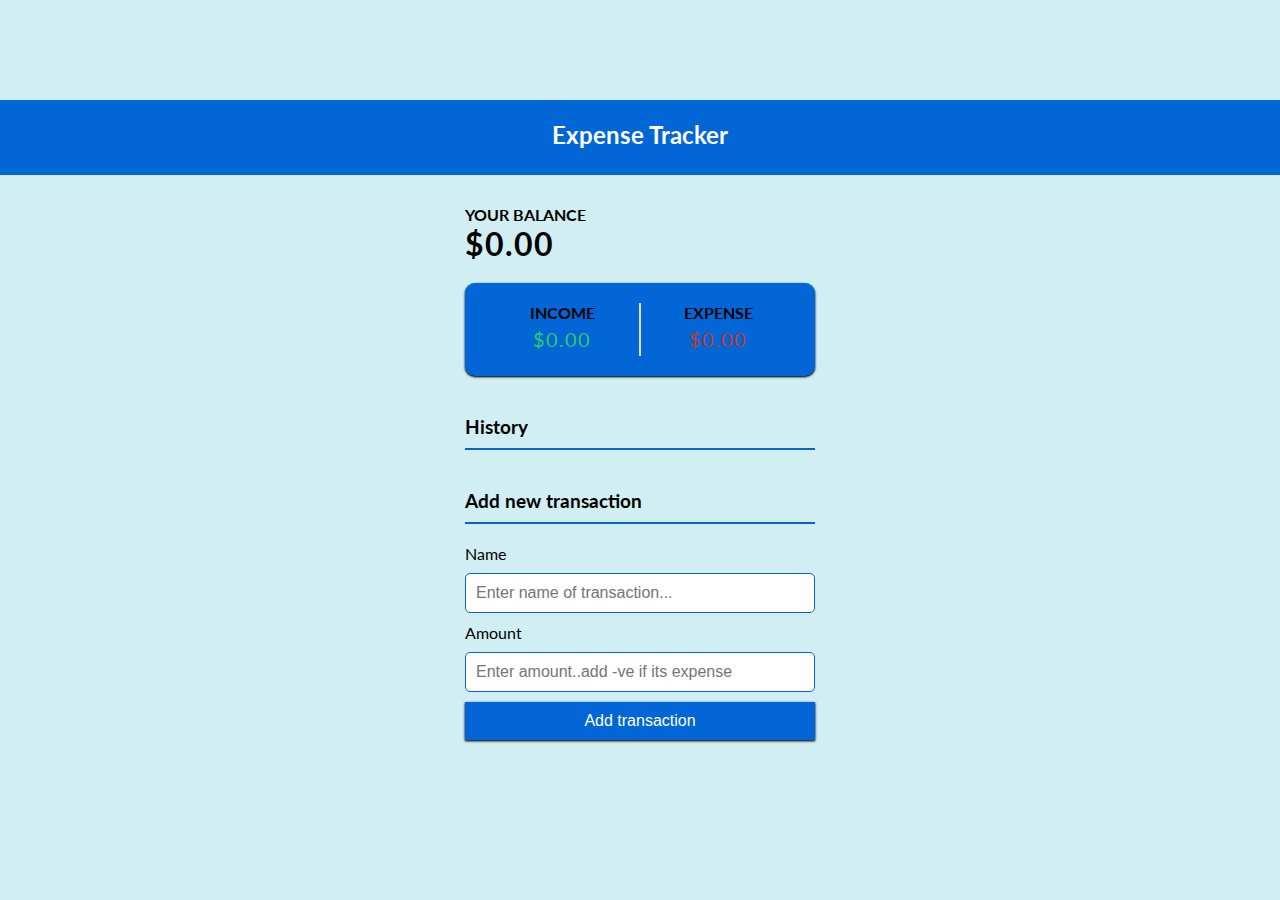
<file: expensetracker.html>
<!doctype html>
<html lang="en">

<head>
    <meta charset="utf-8">
    <meta name="viewport" content="width=device-width, initial-scale=1">

    <link rel="stylesheet" href="expensetracker.css">

</head>

<body>
    <header>
        <h2>Expense Tracker</h2>
    </header>
    
    <div class="container">
        <h4>Your Balance</h4>
        <h1 id="balance">₹0.00</h1>
    
        <div class="inc-exp-container">
            <div>
                <h4>Income</h4>
                <p id="money-plus" class="money plus">+₹0.00</p>
            </div>
            <div>
                <h4>Expense</h4>
                <p id="money-minus" class="money minus">-₹0.00</p>
            </div>
        </div>
    
        <h3>History</h3>
        <ul id="list" class="list">
        </ul>
    
        <h3>Add new transaction</h3>
        <form id="form">
            <div class="form-control">
                <label for="text">Name</label>
                <input type="text" id="text" placeholder="Enter name of transaction..." />
            </div>
            <div class="form-control">
                <label for="amount">Amount <br />
                </label>
                <input type="number" id="amount" placeholder="Enter amount..add -ve if its expense" />
            </div>
            <button class="btn">Add transaction</button>
        </form>
    </div>
    <script src="expensetracker.js"></script>
</body>

</html>
</file>
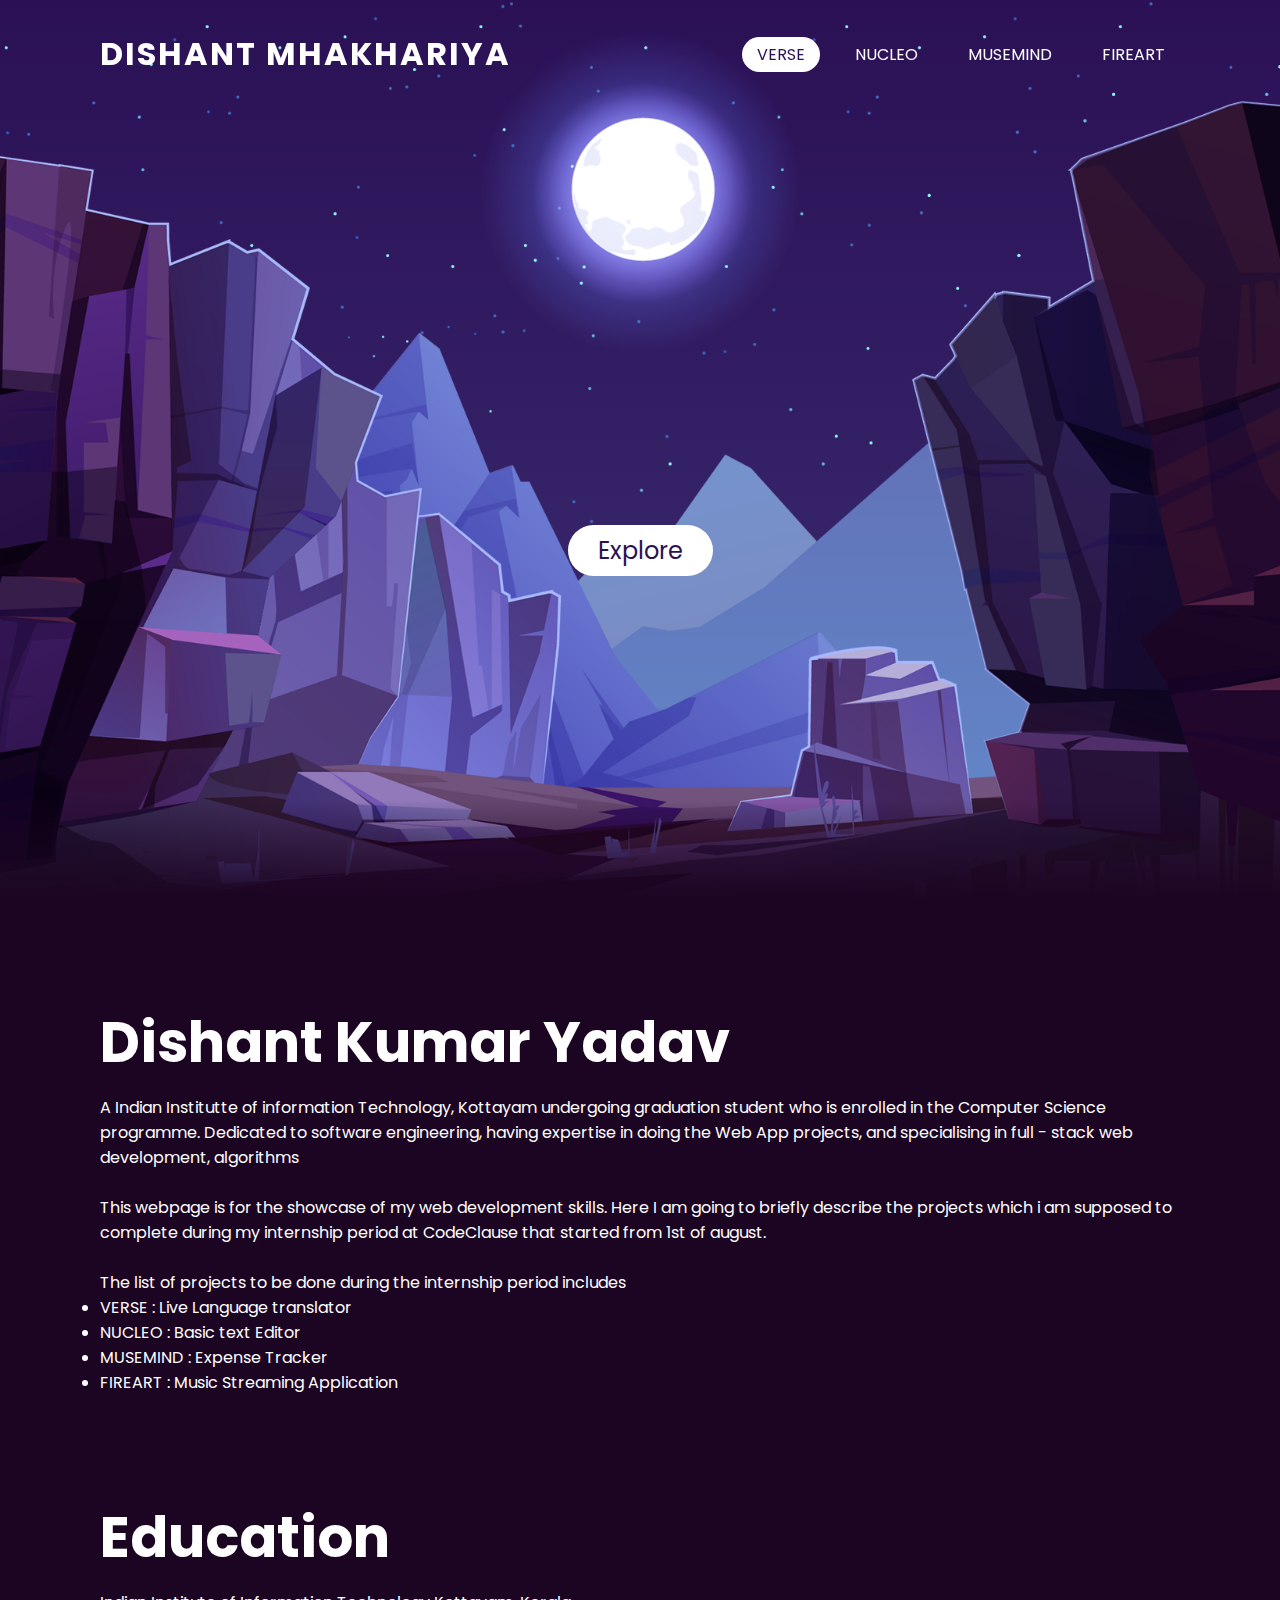
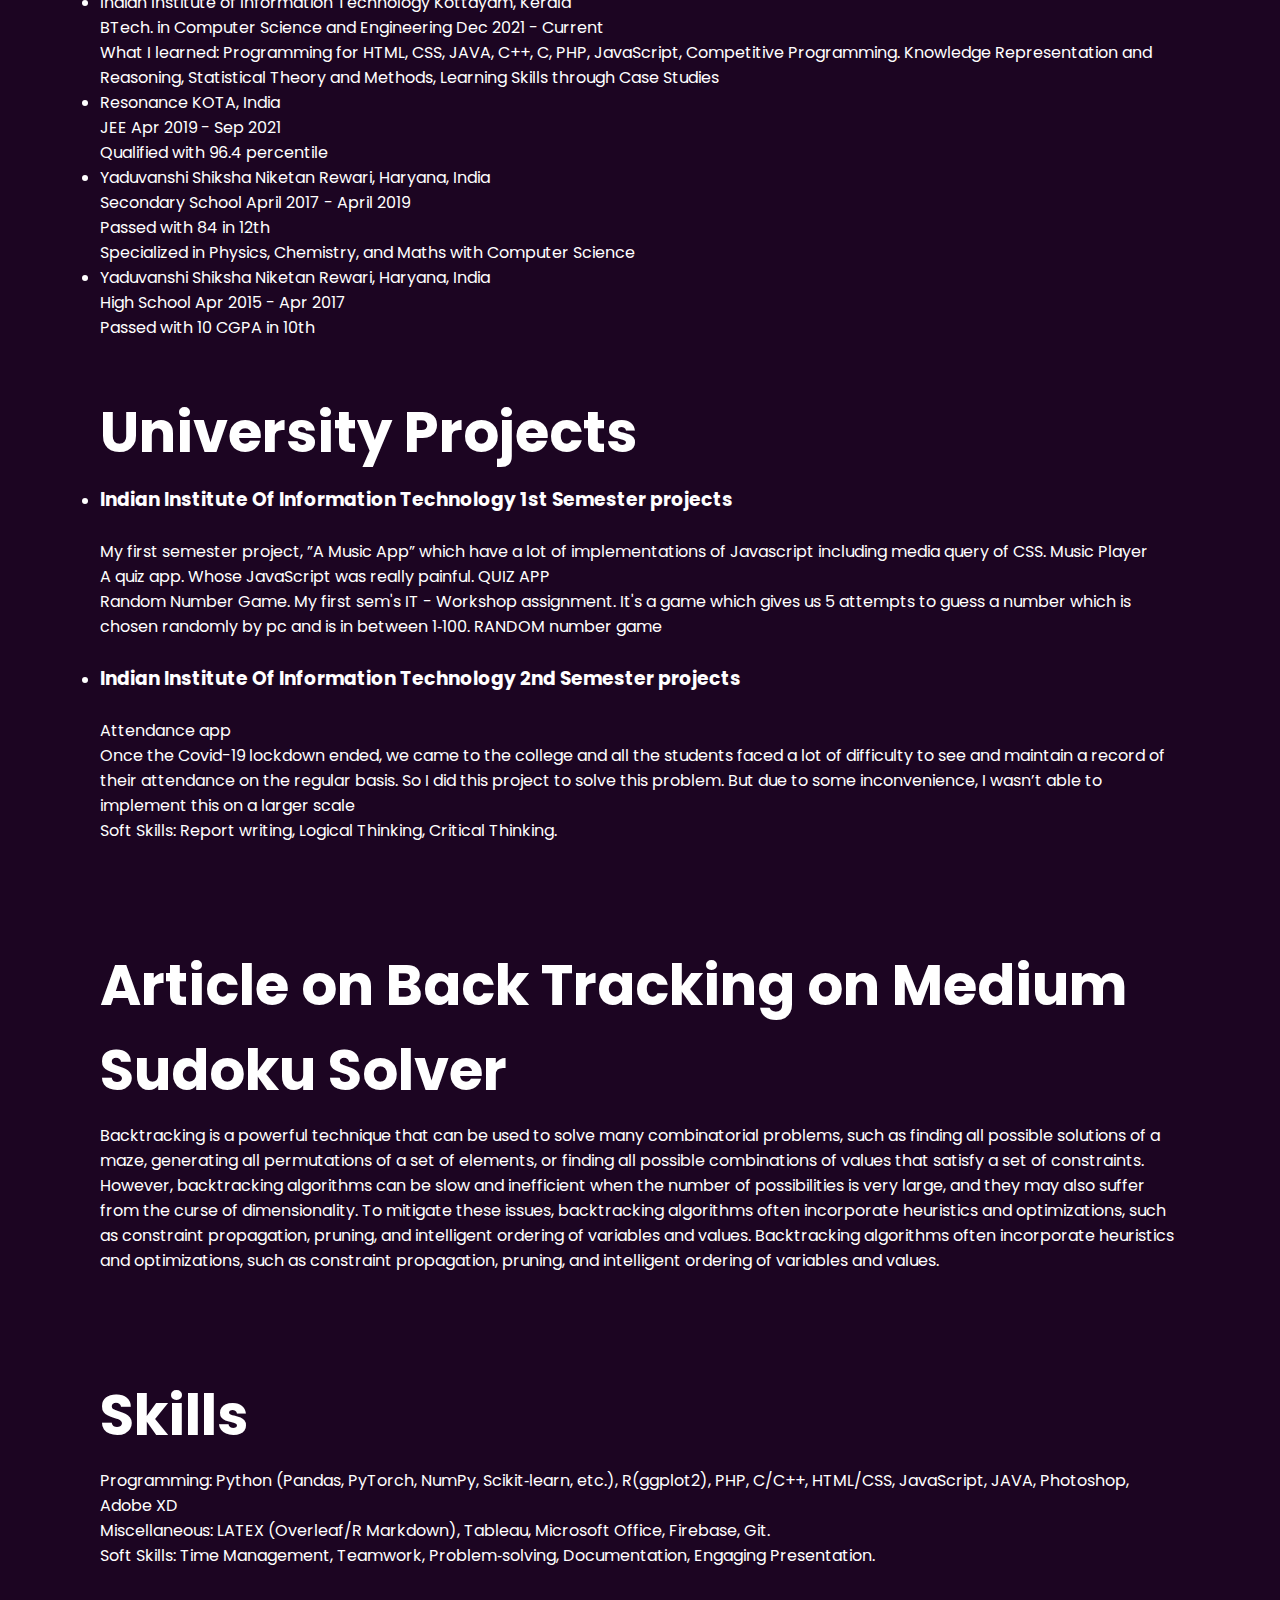
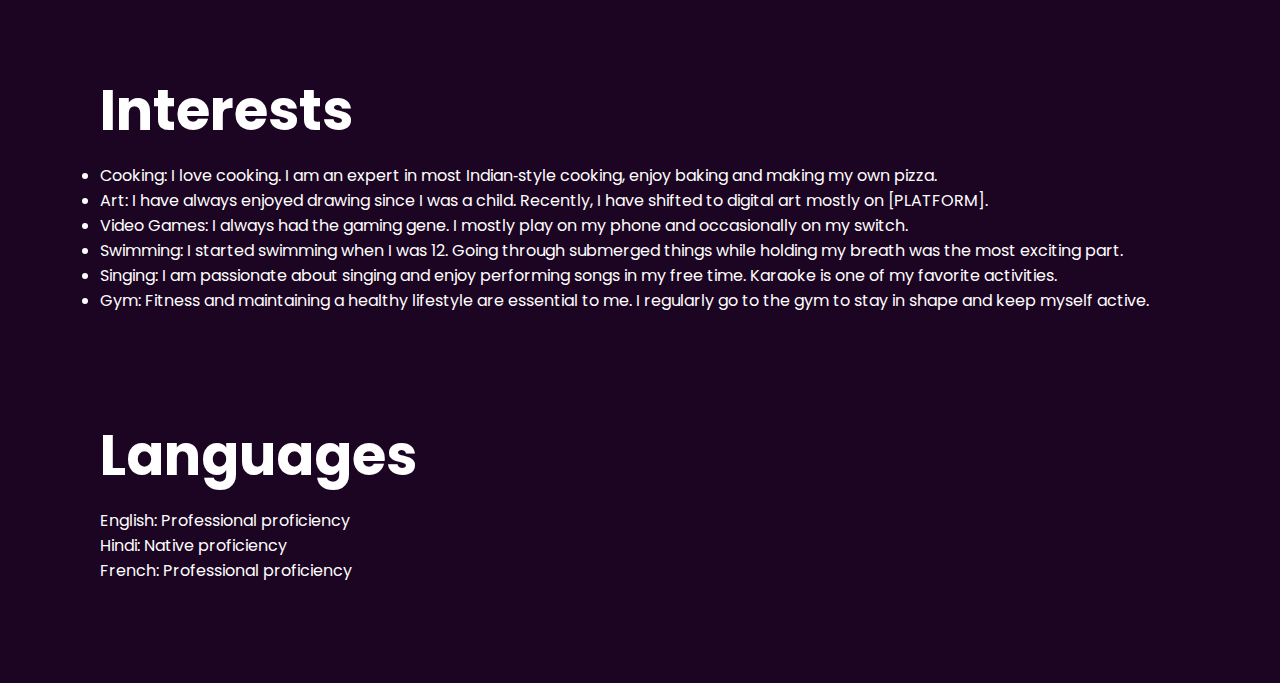
<file: homepage.html>
<!DOCTYPE html>
<html lang="en">
<head>
    <meta charset="UTF-8">
    <meta name="viewport" content="width=device-width, initial-scale=1.0">
    <link rel="stylesheet" type="text/css" href="homepage.css">
    <title>Document</title>
</head>
<body>
    <header>
        <a href="#" class="logo">dishant mhakhariya</a>
        <ul>
            <li><a href="index1.html" class="active" target="_blank">VERSE</a></li>
            <li><a href="PARALLAX.html" target="_blank">NUCLEO</a></li>
            <li><a href="expense.html" target="_blank">MUSEMIND</a></li>
            <li><a href="music.html" target="_blank">FIREART</a></li>
        </ul>
    </header>
    <section>
        <img src="stars.png" id="stars">
        <img src="moon1.png" id="moon">
        <img src="mountains_behind.png" id="mountains_behind">
        <h2 id="text">dishant</h2>
        <a href="webpagelogin.html" id="btn">Explore</a>
        <img src="mountains_front.png" id="mountains_front">
    </section>
    <div class="sec" id="sec">
        <h2>Dishant Kumar Yadav</h2>
        <p> A Indian Institutte of information Technology, Kottayam undergoing graduation student who is enrolled in the Computer Science programme.
            Dedicated to software engineering, having expertise in doing the Web App projects, and specialising in full - stack web development, algorithms<br><br>
            This webpage is for the showcase of my web development skills. Here I am going to briefly describe the projects which i am supposed to complete during my internship period at CodeClause that started from 1st of august. 
            <br><br> The list of projects to be done during the internship period includes
            <li>VERSE : Live Language translator</li>
            <li>NUCLEO : Basic text Editor</li>
            <li>MUSEMIND : Expense Tracker</li>
            <li>FIREART : Music Streaming Application</li><br><br>

            <br><br>
	<h2>Education</h2>
	<ul>
		<li>
			Indian Institute of Information Technology Kottayam, Kerala<br>
			BTech. in Computer Science and Engineering Dec 2021 - Current<br>
			What I learned: Programming for HTML, CSS, JAVA, C++, C, PHP, JavaScript, Competitive Programming. Knowledge Representation and Reasoning, Statistical Theory and Methods, Learning Skills through Case Studies
		</li>
		<li>
			Resonance KOTA, India<br>
			JEE Apr 2019 -  Sep 2021<br>
			Qualified with 96.4 percentile
		</li>
		<li>
			Yaduvanshi Shiksha Niketan Rewari, Haryana, India<br>
			Secondary School April 2017 - April 2019<br>
			Passed with 84 in 12th<br>
			Specialized in Physics, Chemistry, and Maths with Computer Science
		</li>
		<li>
			Yaduvanshi Shiksha Niketan Rewari, Haryana, India<br>
			High School Apr 2015 - Apr 2017<br>
			Passed with 10 CGPA in 10th
		</li>
	</ul>
    <br><br>
	<h2>University Projects</h2>
	<ul>
		<li>
			<h3>Indian Institute Of Information Technology 1st Semester projects</h3><br>
			My first semester project, ”A Music App” which have a lot of implementations of Javascript including media query of CSS. Music Player<br>
			A quiz app. Whose JavaScript was really painful. QUIZ APP<br>
			Random Number Game. My first sem's IT - Workshop assignment. It's a game which gives us 5 attempts to guess a number which is chosen randomly by pc and is in between 1‑100. RANDOM number game
		</li><br>
		<li>
            <h3>Indian Institute Of Information Technology 2nd Semester projects</h3><br>
			Attendance app<br>
			Once the Covid-19 lockdown ended, we came to the college and all the students faced a lot of difficulty to see and maintain a record of their attendance on the regular basis. So I did this project to solve this problem. But due to some inconvenience, I wasn’t able to implement this on a larger scale<br>
			Soft Skills: Report writing, Logical Thinking, Critical Thinking.
		</li>
	</ul>
    <br><br><br><br>
	<h2>Article on Back Tracking on Medium Sudoku Solver</h2>
	<p>Backtracking is a powerful technique that can be used to solve many combinatorial problems, such as finding all possible solutions of a maze, generating all permutations of a set of elements, or finding all possible combinations of values that satisfy a set of constraints. However, backtracking algorithms can be slow and inefficient when the number of possibilities is very large, and they may also suffer from the curse of dimensionality. To mitigate these issues, backtracking algorithms often incorporate heuristics and optimizations, such as constraint propagation, pruning, and intelligent ordering of variables and values. Backtracking algorithms often incorporate heuristics and optimizations, such as constraint propagation, pruning, and intelligent ordering of variables and values.</p>
    <br><br><br><br>
	<h2>Skills</h2>
	<p>Programming: Python (Pandas, PyTorch, NumPy, Scikit‑learn, etc.), R(ggplot2), PHP, C/C++, HTML/CSS, JavaScript, JAVA, Photoshop, Adobe XD</p>
	<p>Miscellaneous: LATEX (Overleaf/R Markdown), Tableau, Microsoft Office, Firebase, Git.</p>
	<p>Soft Skills: Time Management, Teamwork, Problem‑solving, Documentation, Engaging Presentation.</p>
    <br><br><br><br>
	<h2>Interests</h2>
	<ul>
		<li>Cooking: I love cooking. I am an expert in most Indian‑style cooking, enjoy baking and making my own pizza.</li>
		<li>Art: I have always enjoyed drawing since I was a child. Recently, I have shifted to digital art mostly on [PLATFORM].</li>
		<li>Video Games: I always had the gaming gene. I mostly play on my phone and occasionally on my switch.</li>
		<li>Swimming: I started swimming when I was 12. Going through submerged things while holding my breath was the most exciting part.</li>
		<li>Singing: I am passionate about singing and enjoy performing songs in my free time. Karaoke is one of my favorite activities.</li>
		<li>Gym: Fitness and maintaining a healthy lifestyle are essential to me. I regularly go to the gym to stay in shape and keep myself active.</li>
	</ul>
    <br><br><br><br>

	<h2>Languages</h2>
	<p>English: Professional proficiency</p>
	<p>Hindi: Native proficiency</p>
	<p>French: Professional proficiency</p>
        </p>
    </div>
    <script>
        let stars = document.getElementById('stars');
        let moon = document.getElementById('moon');
        let mountains_behind = document.getElementById('mountains_behind');
        let text = document.getElementById('text');
        let btn = document.getElementById('btn');
        let mountains_front = document.getElementById('mountains_front');
        let header = document.querySelector('header');

        window.addEventListener('scroll',function(){
            let value = window.scrollY;
            stars.style.left = value * 0.25 + 'px';
            moon.style.top = value * 1.05 + 'px';
            mountains_behind.style.top = value * 0.5 + 'px';
            mountains_front.style.top = value * 0 + 'px';
            text.style.marginRight = value * 4 + 'px';
            text.style.marginTop = value * 1.5 + 'px';
            btn.style.marginTop = value * 1.5 + 'px';
            header.style.top = value * 0.5 + 'px';
        })
    </script>
</body>
</html>
</file>
<file: expensetracker.css>
@import url('https://fonts.googleapis.com/css?family=Lato&display=swap');

:root {
  --box-shadow: 0 1px 3px rgba(0, 0, 0, 0.32), 0 1px 2px rgba(0, 0, 0, 1.24);
}

* {
  box-sizing: border-box;
}

body {
  background-color: #d1eff2;
  display: flex;
  flex-direction: column;
  align-items: center;
  justify-content: center;
  min-height: 100vh;
  margin: 0;
  font-family: 'Lato', sans-serif;
}

header {
  background-color: #0366D6;
  color: #FFFFFF;
  text-align: center;
  height: 75px;
  width: 100%;
}

.container {
  margin: 30px auto;
  width: 350px;
}

h1 {
  letter-spacing: 1px;
  margin: 0;
}

h3 {
  border-bottom: 2px solid #0366D6;
  padding-bottom: 10px;
  margin: 40px 0 10px;
}

h4 {
  margin: 0;
  text-transform: uppercase;
}

.inc-exp-container {
  background-color: #0366D6;
  border-radius: 10px;
  box-shadow: var(--box-shadow);
  padding: 20px;
  display: flex;
  justify-content: space-between;
  margin: 20px 0;
}

.inc-exp-container > div {
  flex: 1;
  text-align: center;
}

.inc-exp-container > div:first-of-type {
  border-right: 2px solid #dedede;
}

.money {
  font-size: 20px;
  letter-spacing: 1px;
  margin: 5px 0;
}

.money.plus {
  color: #2ecc71;
}

.money.minus {
  color: #c0392b;
}

label {
  display: inline-block;
  margin: 10px 0;
}

input[type='text'],
input[type='number'] {
  border: 1px solid #0366D6;
  border-radius: 5px;
  display: block;
  font-size: 16px;
  padding: 10px;
  width: 100%;
}

.btn {
  cursor: pointer;
  background-color: #0366D6;
  box-shadow: var(--box-shadow);
  color: #fff;
  border: 0;
  display: block;
  font-size: 16px;
  margin: 10px 0 30px;
  padding: 10px;
  width: 100%;
}

.btn:focus,
.delete-btn:focus {
  outline: 0;
}

.list {
  list-style-type: none;
  padding: 0;
  margin-bottom: 40px;
}

.list li {
  background-color: #fff;
  box-shadow: var(--box-shadow);
  color: #333;
  display: flex;
  justify-content: space-between;
  position: relative;
  padding: 10px;
  margin: 10px 0;
}

.list li.plus {
  border-right: 5px solid #2ecc71;
}

.list li.minus {
  border-right: 5px solid #c0392b;
}

.delete-btn {
  cursor: pointer;
  background-color: #e74c3c;
  border: 0;
  color: #fff;
  font-size: 20px;
  line-height: 20px;
  padding: 2px 5px;
  position: absolute;
  top: 50%;
  left: 0;
  transform: translate(-100%, -50%);
  opacity: 0;
  transition: opacity 0.3s ease;
}

.list li:hover .delete-btn {
  opacity: 1;
}
</file>
<file: homepage.css>
@import url('https://fonts.googleapis.com/css2?family=Poppins:wght@200;300;400;500;600;700;800&display=swap');

*{
    padding: 0;
    margin: 0;
    box-sizing: border-box;
    font-family: 'Poppins', sans-serif;
    scroll-behavior: smooth;
}

body{
    min-height: 100vh;
    overflow-x: hidden;
    background: linear-gradient(#2b1055,#7597de);
}
header{
    position: absolute;
    top: 0;
    left: 0;
    width: 100%;
    padding: 30px 100px;
    display: flex;
    justify-content: space-between;
    align-items: center;
    z-index: 10000;
}
header .logo{
    color: #fff;
    font-weight: 700;
    text-decoration: none;
    font-size: 2em;
    text-transform: uppercase;
    letter-spacing: 2px;
}
header ul{
    display: flex;
    justify-content: center;
    align-items: center;
}
header ul li{
    list-style: none;
    margin-left: 20px;
}
header ul li a{
    text-decoration: none;
    padding: 6px 15px;
    color: #fff;
    border-radius: 20px;
}
header ul li a:hover,
header ul li a.active{
    background: #fff;
    color: #2b1055;
}
section{
    position: relative;
    width: 100%;
    height: 100vh;
    padding: 100px;
    display: flex;
    justify-content: center;
    align-items: center;
    overflow: hidden;
}    

section::before{
    content: '';
    position: absolute;
    bottom: 0;
    width: 100%;
    height: 100px;
    background: linear-gradient(to top, #1c0522, transparent);
    z-index: 1000;

}
section img{
    position: absolute;
    top: 0;
    left: 0;
    width: 100%;
    height: 100%;
    object-fit: cover;
    pointer-events: none;
}
section img#moon{
    mix-blend-mode: screen;

}
section img#mountains_front{
    z-index: 10;
}

#text{
    position: absolute;
    right: -350px;
    color: #fff;
    white-space: nowrap;
    font-size: 7.5vw;
    z-index: 9;
}

#btn{
    text-decoration: none;
    display: inline-block;
    padding: 8px 30px;
    border-radius: 40px;
    background: #fff;
    color: #2b1055;
    font-size: 1.5em;
    z-index: 9;    
    transform: translateY(100px);
}
.sec{
    position: relative;
    padding: 100px;
    background-color: #1c0522;
}

.sec h2{
    font-size: 3.5rem;
    margin-bottom: 10px;
    color: #fff;
}

.sec p{
    font-size: 1rem;
    color: #fff;
}
.sec li{
    font-size: 1rem;
    color: #fff;
}

@media only screen and (max-width: 768px) {
    header {
        padding: 10px;
    }
    
    header .logo {
        font-size: 1.5em;
    }

    header ul {
        display: none;
    }

    #text {
        font-size: 5vw;
        right: 20px;
        bottom: 20px;
    }
}

@media only screen and (max-width: 480px) {
    section {
        padding: 30px;
    }

    section::before {
        height: 30px;
    }

    #text {
        font-size: 3.5vw;
    }

    #btn {
        font-size: 1.2em;
    }

    .sec {
        padding: 30px;
    }

    .sec h2 {
        font-size: 2.5rem;
    }

    .sec p,
    .sec li {
        font-size: 0.9rem;
    }
}
</file>
